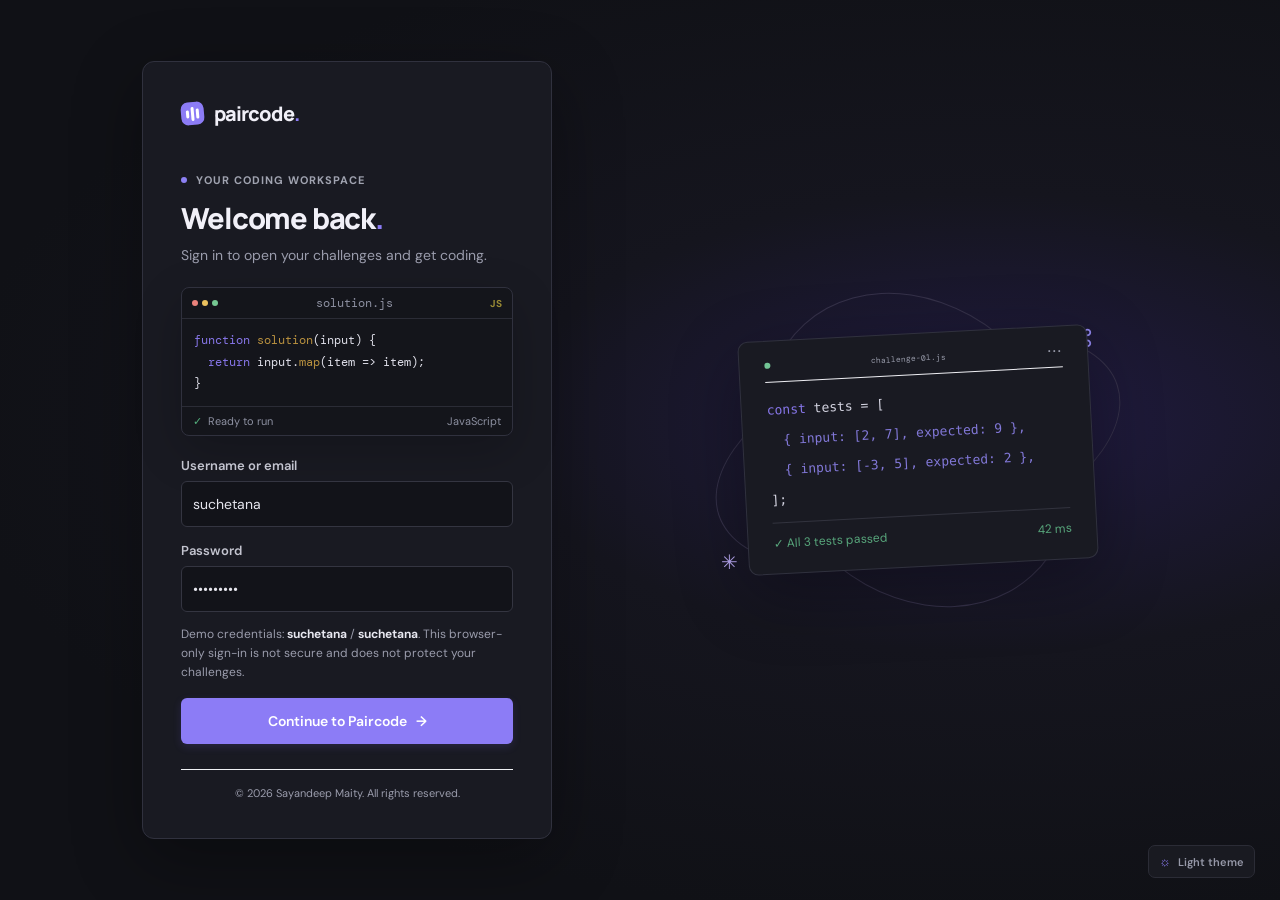
<file: index.html>
<!doctype html>
<html lang="en">
  <head>
    <meta charset="UTF-8" />
    <meta name="viewport" content="width=device-width, initial-scale=1.0" />
    <meta name="theme-color" content="#101116" />
    <title>Paircode — Coding challenges, together</title>
    <link rel="preconnect" href="https://fonts.googleapis.com" />
    <link rel="preconnect" href="https://fonts.gstatic.com" crossorigin />
    <link href="https://fonts.googleapis.com/css2?family=DM+Mono:wght@400;500&family=DM+Sans:wght@400;500;600;700&family=Manrope:wght@400;500;600;700;800&display=swap" rel="stylesheet" />
    <link rel="stylesheet" href="styles.css?v=5" />
  </head>
  <body data-theme="dark">
    <section class="login-screen" id="login-screen" aria-labelledby="login-title">
      <div class="login-card">
        <a class="brand login-brand" href="./index.html" aria-label="Paircode home">
          <span class="brand-mark"><span></span><span></span><span></span></span>
          <span>paircode<span class="brand-period">.</span></span>
        </a>
        <div class="login-heading">
          <span class="eyebrow"><span class="live-dot"></span> YOUR CODING WORKSPACE</span>
          <h1 id="login-title">Welcome back<span class="brand-period">.</span></h1>
          <p>Sign in to open your challenges and get coding.</p>
        </div>
        <div class="login-code-window" aria-label="Coding workspace preview">
          <div class="login-code-top"><span><i></i><i></i><i></i></span><code>solution.js</code><span>JS</span></div>
          <pre><span class="code-purple">function</span> <span class="code-yellow">solution</span>(input) {
  <span class="code-purple">return</span> input.<span class="code-yellow">map</span>(item =&gt; item);
}</pre>
          <div class="login-code-status"><span>✓</span> Ready to run <span class="code-status-right">JavaScript</span></div>
        </div>
        <form class="login-form" id="login-form">
          <label class="login-field">
            <span>Username or email</span>
            <input name="username" type="text" autocomplete="username" value="suchetana" placeholder="you@example.com" required />
          </label>
          <label class="login-field">
            <span>Password</span>
            <input name="password" type="password" autocomplete="current-password" value="suchetana" placeholder="Enter your password" required />
          </label>
          <p class="login-notice">Demo credentials: <strong>suchetana</strong> / <strong>suchetana</strong>. This browser-only sign-in is not secure and does not protect your challenges.</p>
          <p class="login-error" id="login-error" role="alert" hidden></p>
          <button class="login-submit" type="submit">Continue to Paircode <span>→</span></button>
        </form>
        <footer class="copyright">© 2026 Sayandeep Maity. All rights reserved.</footer>
      </div>
      <div class="login-decoration" aria-hidden="true">
        <div class="decoration-orbit orbit-one"></div>
        <div class="decoration-orbit orbit-two"></div>
        <div class="decoration-card">
          <div class="decoration-card-top"><span class="decoration-dot"></span><span>challenge-01.js</span><span>•••</span></div>
          <code><span class="code-purple">const</span> tests = [</code>
          <code class="decoration-indent">{ input: [2, 7], expected: 9 },</code>
          <code class="decoration-indent">{ input: [-3, 5], expected: 2 },</code>
          <code>];</code>
          <span class="decoration-check">✓  All 3 tests passed <span>42 ms</span></span>
        </div>
        <span class="decoration-spark spark-one">⌘</span>
        <span class="decoration-spark spark-two">✳</span>
      </div>
      <button class="theme-toggle login-theme-toggle" type="button" aria-label="Switch to light theme"><span class="theme-toggle-icon">☼</span><span class="theme-toggle-label">Light theme</span></button>
    </section>
    <script src="theme.js?v=3"></script>
    <script src="login.js?v=3"></script>
  </body>
</html>
</file>
<file: styles.css>
:root {
  color-scheme: dark;
  --ink: #25283a;
  --muted: #8c91a1;
  --line: #eceef3;
  --purple: #7162e8;
  --purple-dark: #5e50d1;
  --sidebar: #14151b;
  --surface: #191a21;
  --surface-raised: #20212a;
  --canvas: #101116;
  --border: #2b2c36;
  --text: #e7e7f0;
  --text-muted: #9698a8;
  --mono: "DM Mono", monospace;
  --sans: "DM Sans", sans-serif;
  --display: "Manrope", sans-serif;
}

* { box-sizing: border-box; }
body { margin: 0; min-width: 340px; min-height: 100vh; color: var(--text); background: var(--canvas); font-family: var(--sans); font-size: 13px; }
button, input, textarea, select { font: inherit; }
button { color: inherit; }
.app-shell { display: flex; min-height: 100vh; }
.sidebar { width: 244px; flex: 0 0 244px; display: flex; flex-direction: column; padding: 27px 15px 14px; background: var(--sidebar); border-right: 1px solid #eceef3; }
.brand { display: flex; align-items: center; gap: 10px; margin: 0 0 43px 9px; color: #292a3c; text-decoration: none; font-family: var(--display); font-size: 20px; font-weight: 800; letter-spacing: -1.1px; }
.brand-period { color: var(--purple); }
.brand-mark { height: 23px; width: 23px; display: flex; align-items: center; justify-content: center; gap: 2px; border-radius: 7px; background: var(--purple); transform: rotate(-5deg); }
.brand-mark span { width: 3px; border-radius: 3px; background: white; }
.brand-mark span:nth-child(1) { height: 8px; }.brand-mark span:nth-child(2) { height: 14px; }.brand-mark span:nth-child(3) { height: 10px; }
.sidebar-section-heading { padding: 0 8px 11px; display: flex; align-items: center; justify-content: space-between; color: #a5a9b7; font-size: 9px; font-weight: 700; letter-spacing: 1.05px; }
.icon-button { display: inline-flex; align-items: center; justify-content: center; border: 0; color: #999eac; background: transparent; cursor: pointer; }
.add-question-button.icon-button { width: 22px; height: 22px; border: 1px solid #e7e8ee; border-radius: 7px; color: #6f7280; font-size: 16px; }
.nav-item { display: flex; align-items: center; width: 100%; gap: 11px; border: 0; padding: 10px 10px; border-radius: 7px; color: #656a7b; background: transparent; text-align: left; cursor: pointer; font-size: 12px; }
.nav-item.active { color: #5e51d3; background: #f0efff; font-weight: 600; }
.nav-icon { width: 16px; text-align: center; font-size: 15px; }
.nav-count { margin-left: auto; color: #969aaa; font-size: 11px; }
.sidebar-label { margin: 31px 8px 10px; color: #a5a9b7; font-size: 9px; font-weight: 700; letter-spacing: 1px; }
.challenge-list { display: grid; gap: 4px; }
.challenge-item { display: flex; align-items: flex-start; gap: 9px; width: 100%; border: 0; border-radius: 7px; padding: 9px 8px; color: #717687; background: transparent; text-align: left; cursor: pointer; font-size: 11px; line-height: 1.45; transition: background .16s, color .16s; }
.challenge-item:hover { background: #f2f2f8; }.challenge-item.selected { color: #383a4c; background: #f3f2fb; font-weight: 600; }
.challenge-bullet { width: 7px; height: 7px; margin-top: 4px; flex: 0 0 7px; border: 1.5px solid #aaa4f3; border-radius: 50%; }
.challenge-item.selected .challenge-bullet { border-color: var(--purple); background: var(--purple); }
.sidebar-bottom { margin-top: auto; }
.sidebar-tip { margin: 16px 0 17px; padding: 14px 12px 12px; border: 1px solid #eeedf8; border-radius: 9px; background: linear-gradient(135deg,#f7f6ff,#fcfbff); }
.tip-icon { margin-bottom: 7px; color: var(--purple); font-size: 17px; }.sidebar-tip strong { font-size: 11px; }
.sidebar-tip p { margin: 6px 0 11px; color: #858a9a; font-size: 10px; line-height: 1.55; }
.text-button { display: flex; align-items: center; gap: 7px; border: 0; padding: 0; color: #6356d8; background: transparent; cursor: pointer; font-size: 10px; font-weight: 600; }
.profile { display: flex; align-items: center; gap: 9px; border-top: 1px solid var(--line); padding: 13px 3px 0; }
.avatar,.mini-avatar { display: grid; place-items: center; border-radius: 50%; color: white; background: #edaa7f; font-family: var(--display); font-weight: 700; }
.avatar { width: 30px; height: 30px; font-size: 12px; }.profile-copy { display: grid; gap: 3px; }.profile-copy strong { font-size: 10px; }.profile-copy span { color: #9b9eab; font-size: 9px; }.more-button { margin-left: auto; font-size: 16px; letter-spacing: 1px; }
.main-area { min-width: 0; flex: 1; }
.topbar { height: 66px; display: flex; align-items: center; justify-content: space-between; padding: 0 33px; border-bottom: 1px solid #eaecf2; background: rgba(255,255,255,.7); }
.breadcrumb { display: flex; align-items: center; gap: 11px; color: #a1a5b1; font-size: 11px; }.breadcrumb strong { color: #44475a; font-weight: 600; }.crumb-slash { color: #d1d3dc; }
.topbar-actions { display: flex; align-items: center; gap: 16px; }.avatar-stack { display: flex; align-items: center; }.mini-avatar { width: 24px; height: 24px; border: 2px solid white; font-size: 9px; }
.invite-button { height: 29px; margin-left: 7px; padding: 0 10px; border: 1px solid #e7e8ef; border-radius: 6px; color: #55596b; background: white; cursor: pointer; font-size: 10px; font-weight: 600; box-shadow: 0 1px 2px #20204408; }.invite-button span { color: #7162e8; font-size: 13px; margin-right: 4px; }
.topbar-divider { height: 19px; border-left: 1px solid #eaebf0; }.help-button { width: 22px; height: 22px; border: 1px solid #dcdfe8; border-radius: 50%; font-size: 11px; }
.workspace-content { height: calc(100vh - 96px); min-height: 530px; display: grid; grid-template-columns: minmax(310px, 40.5%) minmax(460px, 59.5%); padding: 20px 22px 22px; gap: 17px; }
.problem-panel,.editor-panel { min-width: 0; border: 1px solid #eaebf1; border-radius: 10px; background: #fff; box-shadow: 0 2px 9px #29294706; overflow: hidden; }
.problem-panel { display: flex; flex-direction: column; }.problem-scroll { min-height: 0; flex: 1; overflow-y: auto; padding: 26px 26px 20px; }
.problem-meta { display: flex; align-items: center; justify-content: space-between; }.eyebrow,.modal-kicker { color: #a0a3b0; font-size: 9px; letter-spacing: 1px; font-weight: 700; }.live-dot { display: inline-block; width: 6px; height: 6px; margin: 0 5px 1px 0; border-radius: 50%; background: #8c80f3; }
.problem-menu { font-size: 17px; letter-spacing: 1px; }.problem-title-row { margin-top: 16px; }
h1 { margin: 0; color: #25273a; font-family: var(--display); font-size: clamp(22px,2.3vw,29px); line-height: 1.25; letter-spacing: -1.15px; font-weight: 800; }
.problem-tags { display: flex; gap: 7px; margin-top: 12px; }.tag { padding: 4px 8px; border: 1px solid #eeeef3; border-radius: 5px; color: #797e8e; background: #fafafd; font-size: 9px; }.tag.easy { color: #4f9e77; border-color: #e2f2e8; background: #f2fbf5; }.tag.medium { color: #c1843e; border-color: #f5e9d8; background: #fffbf4; }.tag.hard { color: #cf6767; border-color: #f5e0e0; background: #fff7f7; }
.problem-description { margin: 16px 0 20px; color: #828797; font-size: 12px; line-height: 1.7; }.section-rule { height: 1px; margin-bottom: 20px; background: #f0f1f5; }
.description-section { margin-bottom: 23px; }.description-section h2 { display: flex; align-items: center; gap: 8px; margin: 0 0 11px; color: #44475a; font-family: var(--display); font-size: 12px; font-weight: 700; }.section-symbol { color: #8e83e9; font-size: 14px; }
.rich-copy { color: #777c8c; font-size: 11px; line-height: 1.8; white-space: pre-line; }.rich-copy strong { color: #525667; font-weight: 600; }
.example-card { margin-bottom: 8px; padding: 11px 12px; border: 1px solid #f0f0f4; border-radius: 7px; background: #fbfbfd; }.example-title { margin-bottom: 7px; color: #999daa; font-size: 9px; font-weight: 600; }.example-line { display: flex; gap: 10px; margin-top: 4px; color: #838898; font-size: 10px; }.example-line code { color: #53576a; font-family: var(--mono); font-size: 9px; overflow-wrap: anywhere; }.example-line .line-key { width: 45px; flex: 0 0 45px; color: #a1a5b1; }
.constraints-section ul { margin: 0; padding-left: 15px; color: #828797; font-size: 10px; line-height: 1.9; }.constraints-section li::marker { color: #b2aaf1; }
.problem-footer { height: 42px; flex: 0 0 42px; display: flex; align-items: center; justify-content: space-between; padding: 0 17px; border-top: 1px solid #f0f1f5; color: #a1a5b2; font-size: 9px; }.keyboard-hint { display: flex; align-items: center; gap: 4px; }.keyboard-hint kbd,.run-button kbd { padding: 2px 4px; border: 1px solid #ececf2; border-radius: 4px; color: #9397a5; background: #fafafd; font: 9px var(--sans); }.saved-indicator { display: flex; align-items: center; gap: 5px; }.saved-indicator span { width: 5px; height: 5px; border-radius: 50%; background: #6ec496; }
.editor-panel { display: flex; flex-direction: column; }.editor-topbar { height: 45px; flex: 0 0 45px; display: flex; align-items: center; justify-content: space-between; padding: 0 16px; border-bottom: 1px solid #eff0f5; }.file-tab { align-self: stretch; display: flex; align-items: center; gap: 7px; border-bottom: 2px solid var(--purple); color: #55596b; font-size: 10px; }.js-badge { display: grid; place-items: center; width: 15px; height: 15px; border-radius: 3px; color: #806d19; background: #f5de65; font-size: 8px; font-weight: 700; }.unsaved-dot { display: none; width: 5px; height: 5px; border-radius: 50%; background: #f2a64b; }.unsaved-dot.visible { display: inline-block; }
.editor-tools { display: flex; align-items: center; gap: 11px; }.editor-tool { border: 0; color: #898d9a; background: transparent; cursor: pointer; font-size: 11px; }.editor-tool span { margin-left: 3px; font-size: 10px; }.tool-divider { height: 17px; border-left: 1px solid #eceef2; }.language-select-wrap { position: relative; display: flex; align-items: center; }.language-select-wrap select { appearance: none; width: 92px; border: 0; outline: 0; color: #686c7c; background: transparent; cursor: pointer; font-size: 10px; }.select-caret { margin-left: -13px; color: #a3a6b2; pointer-events: none; }
.editor-workspace { position: relative; min-height: 190px; flex: 1; display: flex; padding: 17px 13px 17px 0; background: #fdfdff; overflow: auto; }.line-numbers { width: 46px; flex: 0 0 46px; padding: 0 13px 0 0; color: #c0c2cc; text-align: right; white-space: pre; user-select: none; font: 11px/21px var(--mono); }.editor-workspace textarea { min-width: 0; min-height: 100%; flex: 1; resize: none; border: 0; outline: 0; padding: 0; color: #4c5062; background: transparent; tab-size: 2; white-space: pre; font: 11px/21px var(--mono); caret-color: var(--purple); }.editor-workspace textarea::selection { background: #e8e5ff; }
.editor-statusbar { height: 25px; flex: 0 0 25px; display: flex; align-items: center; gap: 15px; padding: 0 12px; border-top: 1px solid #f0f1f5; color: #a1a5b2; background: #fbfbfd; font-size: 9px; }.status-dot { display: inline-block; width: 5px; height: 5px; margin-right: 4px; border-radius: 50%; background: #e9ca53; }.editor-status-right { margin-left: auto; }.editor-status-right b { color: #777b89; font-weight: 500; }
.results-panel { height: 43%; min-height: 202px; flex: 0 0 43%; display: flex; flex-direction: column; border-top: 1px solid #e9eaf0; background: #fff; }.results-header { height: 48px; flex: 0 0 48px; display: flex; align-items: center; justify-content: space-between; padding: 0 15px; }.results-title { display: flex; align-items: center; gap: 8px; }.results-title strong { color: #494c5e; font-size: 11px; }.results-icon { color: #9990e9; font-size: 15px; }.case-count { padding: 3px 6px; border-radius: 4px; color: #9296a3; background: #f5f5f9; font-size: 9px; }.run-button { height: 30px; display: flex; align-items: center; gap: 7px; border: 0; border-radius: 6px; padding: 0 9px; color: #fff; background: var(--purple); cursor: pointer; font-size: 10px; font-weight: 600; box-shadow: 0 2px 4px #7162e829; transition: background .15s, transform .15s; }.run-button:hover { background: var(--purple-dark); transform: translateY(-1px); }.run-button:disabled { opacity: .7; cursor: wait; }.play-icon { font-size: 8px; }.run-button kbd { margin-left: 2px; border-color: #ffffff40; color: #eeeaff; background: #ffffff1c; font-size: 8px; }
.results-content { min-height: 0; flex: 1; padding: 0 15px; overflow-y: auto; }.empty-results { height: 100%; min-height: 88px; display: flex; align-items: center; justify-content: center; gap: 12px; }.empty-check { display: grid; place-items: center; width: 30px; height: 30px; border: 1px dashed #d6d3f2; border-radius: 50%; color: #958be8; background: #faf9ff; font-size: 14px; }.empty-results strong { color: #5a5d6e; font-size: 10px; }.empty-results p { margin: 4px 0 0; color: #a0a3b0; font-size: 9px; }
.result-case { margin-bottom: 9px; border: 1px solid #edeef3; border-radius: 7px; overflow: hidden; }.result-case-head { display: flex; align-items: center; justify-content: space-between; padding: 8px 10px; color: #777b8a; background: #fbfbfd; font-size: 9px; }.result-case-head strong { color: #55596a; font-size: 10px; font-weight: 600; }.result-case-head .pass-label { color: #44a374; }.result-case-head .fail-label { color: #d56d6d; }.result-case-body { display: grid; grid-template-columns: 1fr 1fr; gap: 8px; padding: 9px 10px; }.result-value { min-width: 0; }.result-value span { display: block; margin-bottom: 4px; color: #a0a3b0; font-size: 8px; text-transform: uppercase; letter-spacing: .4px; }.result-value code { display: block; color: #5c6070; font: 9px/1.5 var(--mono); overflow-wrap: anywhere; white-space: pre-wrap; }.case-error { padding: 0 10px 8px; color: #cb6969; font-size: 9px; line-height: 1.5; }.run-error { margin: 10px 0; padding: 10px; border: 1px solid #f5dddd; border-radius: 6px; color: #ba5555; background: #fff9f9; font: 10px/1.5 var(--mono); white-space: pre-wrap; }
.results-footer { height: 35px; flex: 0 0 35px; display: flex; align-items: center; justify-content: space-between; padding: 0 15px; border-top: 1px solid #f0f1f5; color: #a0a3b0; font-size: 9px; }.add-case-button { border: 0; padding: 5px 0; color: #777b8a; background: transparent; cursor: pointer; font-size: 9px; }.add-case-button:hover { color: var(--purple); }.add-case-button span { color: #8479e7; font-size: 12px; }
.toast { position: fixed; z-index: 10; right: 24px; bottom: 24px; max-width: min(360px, calc(100vw - 32px)); padding: 11px 15px; border: 1px solid #e8e7f4; border-radius: 8px; color: #4d5061; background: white; box-shadow: 0 8px 28px #2828471c; opacity: 0; transform: translateY(8px); pointer-events: none; transition: opacity .2s, transform .2s; font-size: 11px; }.toast.visible { opacity: 1; transform: translateY(0); }
.modal { width: min(540px, calc(100vw - 30px)); max-height: calc(100vh - 30px); padding: 26px; border: 1px solid #e9e9f0; border-radius: 12px; color: var(--ink); background: white; box-shadow: 0 24px 80px #20203930; overflow-y: auto; }.modal::backdrop { background: #22223663; backdrop-filter: blur(2px); }.modal-heading { display: flex; align-items: flex-start; justify-content: space-between; margin-bottom: 22px; }.modal-heading h2 { margin: 7px 0 4px; font-family: var(--display); font-size: 21px; letter-spacing: -.6px; }.modal-heading p { margin: 0; color: #898d9b; font-size: 11px; line-height: 1.6; }.modal-close { width: 27px; height: 27px; border: 1px solid #ececf2; border-radius: 7px; color: #868a98; background: white; cursor: pointer; font-size: 19px; line-height: 1; }.form-field { display: grid; gap: 7px; margin-bottom: 15px; color: #55596a; font-size: 10px; font-weight: 600; }.form-field small { margin-left: 5px; color: #a0a3b0; font-size: 9px; font-weight: 400; }.form-field input,.form-field textarea,.form-field select { width: 100%; border: 1px solid #e7e8ef; border-radius: 6px; padding: 9px 10px; outline: 0; color: #44485a; background: #fff; font-size: 11px; font-weight: 400; }.form-field input:focus,.form-field textarea:focus,.form-field select:focus { border-color: #a9a1f1; box-shadow: 0 0 0 3px #7769eb15; }.form-field textarea { resize: vertical; line-height: 1.55; }.form-row { display: grid; grid-template-columns: 1fr 1fr; gap: 12px; }.test-case-fields { display: grid; gap: 9px; }.test-case-input { display: grid; grid-template-columns: 1fr 1fr; gap: 9px; padding: 9px; border: 1px solid #eeeeF3; border-radius: 7px; background: #fcfcfe; }.test-case-input label { display: grid; gap: 5px; color: #a0a3b0; font-size: 8px; font-weight: 500; }.test-case-input textarea { min-height: 40px; padding: 7px; font: 9px/1.5 var(--mono); }.subtle-button { justify-self: start; margin-top: 9px; border: 0; padding: 0; color: #7568dd; background: transparent; cursor: pointer; font-size: 10px; }.modal-actions { display: flex; justify-content: flex-end; gap: 8px; margin-top: 21px; padding-top: 15px; border-top: 1px solid #f0f1f5; }.cancel-button,.primary-button { height: 34px; border: 1px solid #e7e8ef; border-radius: 6px; padding: 0 12px; cursor: pointer; font-size: 10px; font-weight: 600; }.cancel-button { color: #737787; background: white; }.primary-button { border-color: var(--purple); color: white; background: var(--purple); }.primary-button span { margin-left: 7px; }.compact-modal { width: min(430px,calc(100vw - 30px)); }
.sr-only { position: absolute; width: 1px; height: 1px; padding: 0; margin: -1px; overflow: hidden; clip: rect(0,0,0,0); white-space: nowrap; border: 0; }
.app-shell[hidden] { display: none; }
.login-screen { position: relative; min-height: 100vh; display: grid; grid-template-columns: minmax(320px, 460px) minmax(280px, 1fr); align-items: center; justify-content: center; gap: clamp(30px, 8vw, 110px); padding: 48px max(7vw, 24px); overflow: hidden; background: radial-gradient(ellipse at 82% 48%, #f0efff 0, #f7f7fc 34%, #fbfbfd 73%); }
.login-brand > span:last-child { display: inline; }
.login-card { position: relative; z-index: 1; width: 100%; max-width: 410px; justify-self: end; padding: 38px; border: 1px solid #ececf3; border-radius: 15px; background: #fff; box-shadow: 0 16px 60px #302a6510; }
.login-brand { margin: 0 0 46px; }
.login-heading .eyebrow { display: block; margin-bottom: 13px; }
.login-heading h1 { font-size: 29px; letter-spacing: -1.2px; }
.login-heading p { margin: 8px 0 27px; color: #898d9b; font-size: 12px; line-height: 1.65; }
.login-form { display: grid; gap: 15px; }
.login-field { display: grid; gap: 7px; color: #55596a; font-size: 10px; font-weight: 600; }
.login-field input { height: 41px; width: 100%; border: 1px solid #e7e8ef; border-radius: 6px; padding: 0 11px; outline: 0; color: #44485a; background: #fff; font-size: 11px; font-weight: 400; }
.login-field input:focus { border-color: #a9a1f1; box-shadow: 0 0 0 3px #7769eb15; }
.login-field input::placeholder { color: #b2b4bf; }
.login-notice { margin: -2px 0 1px; color: #999daa; font-size: 9px; line-height: 1.6; }
.login-error { margin: 0; color: #bf5656; font-size: 10px; line-height: 1.5; }
.login-submit { height: 40px; display: flex; align-items: center; justify-content: center; gap: 9px; border: 0; border-radius: 6px; color: #fff; background: var(--purple); cursor: pointer; font-size: 11px; font-weight: 600; box-shadow: 0 3px 8px #7162e82a; transition: background .15s, transform .15s; }
.login-submit:hover { background: var(--purple-dark); transform: translateY(-1px); }
.login-submit span { font-size: 14px; }
.copyright { margin-top: 25px; padding-top: 16px; border-top: 1px solid #f0f1f5; color: #a1a5b2; text-align: center; font-size: 9px; }
.login-decoration { position: relative; width: min(100%, 510px); height: 330px; justify-self: start; display: grid; place-items: center; }
.decoration-orbit { position: absolute; border: 1px solid #e3e1f5; border-radius: 50%; transform: rotate(-18deg); }
.orbit-one { width: 420px; height: 210px; }.orbit-two { width: 340px; height: 280px; transform: rotate(48deg); }
.decoration-card { position: relative; z-index: 1; width: 310px; display: grid; gap: 12px; padding: 25px; border: 1px solid #e9e8f3; border-radius: 10px; color: #626579; background: #fff; box-shadow: 0 18px 55px #38316814; font: 11px var(--mono); transform: rotate(-3deg); }
.decoration-dot { position: absolute; top: 13px; right: 14px; width: 6px; height: 6px; border-radius: 50%; background: #72c595; }.decoration-indent { padding-left: 15px; color: #8278d8; }.decoration-check { padding-top: 12px; border-top: 1px solid #f0f1f5; color: #58a77c; font: 10px var(--sans); }
.decoration-spark { position: absolute; color: #9187ed; }.spark-one { top: 38px; right: 74px; font-size: 24px; }.spark-two { bottom: 40px; left: 53px; color: #b8a8f2; font-size: 20px; }
.site-footer { height: 30px; display: flex; align-items: center; justify-content: center; color: #a1a5b2; font-size: 9px; }
@media (max-width: 1000px) { .login-screen { grid-template-columns: minmax(300px, 410px) minmax(200px, 1fr); gap: 35px; padding: 35px; }.login-card { padding: 30px; }.login-decoration { transform: scale(.84); transform-origin: left center; } }
@media (max-width: 740px) { .login-screen { min-height: 100vh; grid-template-columns: minmax(0, 410px); justify-content: center; padding: 24px 17px; }.login-card { justify-self: center; padding: 27px 24px; }.login-brand { margin-bottom: 35px; }.login-decoration { display: none; }.site-footer { height: 32px; }.workspace-content { height: calc(100vh - 90px); min-height: calc(100vh - 90px); } }
@media (max-width: 420px) { .login-card { padding: 25px 20px; }.login-heading h1 { font-size: 26px; } }
@media (max-width: 1050px) { .sidebar { width: 215px; flex-basis: 215px; }.workspace-content { grid-template-columns: minmax(280px, 40%) minmax(420px, 60%); padding: 14px; gap: 12px; }.problem-scroll { padding: 22px 19px; }.topbar { padding: 0 20px; } }
@media (max-width: 1000px) { .sidebar { width: 62px; flex-basis: 62px; padding: 22px 9px 12px; }.brand { justify-content: center; margin: 0 0 39px; }.brand > span:last-child,.sidebar-section-heading > span,.sidebar-section-heading button,.nav-item:not(.active) span:not(.nav-icon),.nav-item > span:not(.nav-icon):not(.nav-count),.nav-count,.sidebar-label,.challenge-list,.sidebar-bottom { display: none; }.nav-item { justify-content: center; padding: 11px 0; }.nav-icon { font-size: 17px; }.workspace-content { grid-template-columns: minmax(260px, 41fr) minmax(370px, 59fr); padding: 12px; gap: 10px; }.topbar { height: 58px; }.workspace-content { height: calc(100vh - 88px); min-height: 530px; }.problem-scroll { padding: 18px 15px; } }
@media (max-width: 740px) { .sidebar { display: none; }.topbar { padding: 0 15px; }.breadcrumb strong { max-width: 38vw; overflow: hidden; text-overflow: ellipsis; white-space: nowrap; }.mini-avatar { display: none; }.workspace-content { height: auto; min-height: calc(100vh - 58px); display: flex; flex-direction: column; padding: 10px; }.problem-panel { min-height: 470px; max-height: 58vh; }.editor-panel { min-height: 580px; }.editor-workspace { min-height: 235px; }.results-panel { height: 250px; flex-basis: 250px; }.problem-scroll { padding: 19px 18px; }.problem-description { margin-bottom: 14px; } }
@media (max-width: 420px) { .breadcrumb { gap: 7px; font-size: 10px; }.help-button { display: none; }.editor-tool span { display: none; }.editor-tools { gap: 8px; }.editor-topbar { padding: 0 10px; }.run-button kbd { display: none; }.results-header { padding: 0 10px; }.results-content { padding: 0 10px; }.result-case-body { gap: 5px; padding: 8px; }.modal { padding: 19px; }.form-row { gap: 8px; } }
.workspace-action { height: 29px; display: flex; align-items: center; gap: 6px; border: 1px solid #e7e8ef; border-radius: 6px; padding: 0 8px; color: #626678; background: #fff; cursor: pointer; font-size: 10px; font-weight: 600; white-space: nowrap; }
.workspace-action:hover { border-color: #d8d4f5; color: #5e51d3; background: #fbfaff; }
.workspace-action .action-icon { color: #8379df; font-size: 13px; }
.workspace-action b { padding: 2px 4px; border-radius: 4px; color: #8a8e9d; background: #f5f5f9; font-size: 8px; font-weight: 600; }
.topbar-actions { gap: 8px; }
.result-actions { display: flex; align-items: center; gap: 7px; }
.submit-button { height: 30px; display: flex; align-items: center; gap: 5px; border: 1px solid #e4e0f9; border-radius: 6px; padding: 0 9px; color: #6155c6; background: #f8f7ff; cursor: pointer; font-size: 10px; font-weight: 600; white-space: nowrap; }
.submit-button:hover { border-color: #c9c3f1; background: #f1efff; }
.submit-button:disabled { opacity: .65; cursor: wait; }
.tracker-dialog { width: min(560px, calc(100vw - 30px)); }
.progress-overview { display: flex; align-items: center; gap: 16px; padding: 15px; border: 1px solid #eeedf7; border-radius: 9px; background: linear-gradient(120deg,#faf9ff,#fff); }
.progress-ring { width: 70px; height: 70px; flex: 0 0 70px; display: flex; flex-direction: column; align-items: center; justify-content: center; border-radius: 50%; background: conic-gradient(var(--purple) var(--progress-value, 0%), #eeedf5 0); position: relative; }
.progress-ring::before { position: absolute; inset: 5px; border-radius: 50%; background: #fff; content: ""; }
.progress-ring strong,.progress-ring span { z-index: 1; }.progress-ring strong { color: #49445f; font-family: var(--display); font-size: 15px; }.progress-ring span { color: #a0a3b0; font-size: 8px; }
.progress-overview-copy strong { color: #494c5e; font-size: 12px; }.progress-overview-copy p { margin: 5px 0 0; color: #9296a3; font-size: 10px; line-height: 1.5; }
.progress-track { height: 5px; margin: 12px 0 15px; border-radius: 5px; background: #efeff5; overflow: hidden; }.progress-track span { height: 100%; display: block; border-radius: inherit; background: var(--purple); transition: width .2s; }
.tracker-list,.submission-list { display: grid; gap: 8px; max-height: min(40vh, 350px); overflow-y: auto; }
.tracker-row { min-height: 52px; display: flex; align-items: center; justify-content: space-between; gap: 12px; border: 1px solid #edeef3; border-radius: 7px; padding: 9px 11px; background: #fff; text-align: left; cursor: pointer; }
.tracker-row:hover { border-color: #d9d5f6; background: #fcfbff; }.tracker-row-copy { display: grid; gap: 4px; min-width: 0; }.tracker-row-copy strong { color: #4e5263; font-size: 10px; }.tracker-row-copy small { color: #9b9eab; font-size: 9px; }
.tracker-status { flex: 0 0 auto; border-radius: 5px; padding: 4px 7px; font-size: 9px; font-weight: 600; white-space: nowrap; }.tracker-status.solved { color: #48976f; background: #eff9f2; }.tracker-status.attempted { color: #c17d3c; background: #fff7ed; }.tracker-status.in-progress { color: #6357ce; background: #f2f0ff; }.tracker-status.not-started { color: #8d91a0; background: #f5f5f8; }
.local-data-note { margin: 15px 0 0; color: #a0a3b0; font-size: 9px; line-height: 1.5; }
.submission-entry { border: 1px solid #edeef3; border-radius: 7px; padding: 11px; }.submission-entry-header { display: flex; align-items: center; justify-content: space-between; gap: 10px; }.submission-entry-header > strong { color: #4e5263; font-size: 10px; }.submission-entry > p { margin: 6px 0 9px; color: #9b9eab; font-size: 9px; }
.submission-details { border-top: 1px solid #f0f1f5; padding-top: 8px; }.submission-details summary { color: #685dd0; cursor: pointer; font-size: 9px; font-weight: 600; }
.submission-code { max-height: 220px; margin: 9px 0; border-radius: 6px; padding: 10px; color: #55596b; background: #f8f8fb; overflow: auto; white-space: pre-wrap; overflow-wrap: anywhere; font: 9px/1.6 var(--mono); }
.submission-outcomes { display: grid; gap: 6px; }.submission-case { border: 1px solid #f0f1f5; border-radius: 5px; padding: 7px; }.submission-case strong { font-size: 9px; }.submission-case p { margin: 4px 0 0; color: #777b8a; overflow-wrap: anywhere; font: 9px/1.5 var(--mono); }.submission-case .pass-label { color: #44a374; }.submission-case .fail-label { color: #d56d6d; }
.history-empty { padding: 28px 15px; border: 1px dashed #e7e7f0; border-radius: 8px; text-align: center; }.history-empty strong { color: #595d6e; font-size: 11px; }.history-empty p { max-width: 300px; margin: 7px auto 0; color: #999daa; font-size: 10px; line-height: 1.55; }
.submission-header-actions { display: flex; align-items: center; justify-content: flex-end; gap: 6px; }
.download-submission { border: 1px solid #e7e5f4; border-radius: 5px; padding: 4px 7px; color: #655bc1; background: #faf9ff; cursor: pointer; font-size: 8px; font-weight: 600; white-space: nowrap; }
.download-submission:hover { border-color: #d2cef0; background: #f2f0ff; }
@media (max-width: 420px) { .submission-entry-header { align-items: flex-start; flex-direction: column; }.submission-header-actions { width: 100%; justify-content: space-between; } }
:root {
  color-scheme: dark;
  --ink: #ececf4;
  --muted: #989aaa;
  --line: #2b2c36;
  --purple: #8c7cf6;
  --purple-dark: #7768ed;
  --sidebar: #14151b;
  --surface: #191a21;
  --surface-raised: #20212a;
  --canvas: #101116;
  --border: #2b2c36;
  --text: #e7e7f0;
  --text-muted: #9698a8;
}
body[data-theme="light"] {
  color-scheme: light;
  --ink: #25283a;
  --muted: #8c91a1;
  --line: #eceef3;
  --purple: #7162e8;
  --purple-dark: #5e50d1;
  --sidebar: #fbfbfd;
  --surface: #fff;
  --surface-raised: #fbfbfd;
  --canvas: #f5f6fa;
  --border: #eaebf1;
  --text: #25283a;
  --text-muted: #8c91a1;
}
body[data-theme="dark"] { background: var(--canvas); color: var(--text); }
body[data-theme="dark"] .login-screen { background: radial-gradient(ellipse at 77% 47%, #211b43 0, #15151e 34%, #101116 74%); }
body[data-theme="dark"] .login-card,
body[data-theme="dark"] .decoration-card { border-color: #30313e; color: #e7e7f0; background: #191a22; box-shadow: 0 20px 70px #0005; }
body[data-theme="dark"] .login-heading h1,
body[data-theme="dark"] h1 { color: #f1f0f8; }
body[data-theme="dark"] .login-heading p,
body[data-theme="dark"] .login-notice,
body[data-theme="dark"] .copyright { color: #9a9cac; }
body[data-theme="dark"] .login-field { color: #c3c4cf; }
body[data-theme="dark"] .login-field input { border-color: #343541; color: #e6e6ee; background: #121319; }
body[data-theme="dark"] .login-field input::placeholder { color: #6e7080; }
body[data-theme="dark"] .login-code-window { border-color: #30313e; background: #14151b; box-shadow: 0 15px 48px #0003; }
body[data-theme="dark"] .login-code-top,
body[data-theme="dark"] .login-code-status { border-color: #2b2c36; color: #8d90a1; }
body[data-theme="dark"] .login-code-window pre { color: #dedee8; }
body[data-theme="dark"] .decoration-orbit { border-color: #353149; }
body[data-theme="dark"] .decoration-card { color: #d5d5e2; }
body[data-theme="dark"] .decoration-check { border-color: #32333e; }
body[data-theme="dark"] .brand { color: #f1f0f8; }
body[data-theme="dark"] .sidebar { border-color: #282932; background: #14151b; }
body[data-theme="dark"] .nav-item { color: #a3a5b4; }
body[data-theme="dark"] .nav-item.active,
body[data-theme="dark"] .challenge-item.selected { color: #d2ccff; background: #28243e; }
body[data-theme="dark"] .challenge-item { color: #a2a4b3; }
body[data-theme="dark"] .challenge-item:hover { background: #20212a; }
body[data-theme="dark"] .sidebar-tip { border-color: #302c45; background: linear-gradient(135deg,#201d31,#191a22); }
body[data-theme="dark"] .sidebar-tip p,
body[data-theme="dark"] .profile-copy span { color: #9698a8; }
body[data-theme="dark"] .profile { border-color: #2b2c36; }
body[data-theme="dark"] .topbar { border-color: #292a34; background: #14151be8; }
body[data-theme="dark"] .breadcrumb strong,
body[data-theme="dark"] .description-section h2,
body[data-theme="dark"] .results-title strong { color: #dfe0e9; }
body[data-theme="dark"] .problem-panel,
body[data-theme="dark"] .editor-panel { border-color: #2c2d37; background: #191a21; box-shadow: 0 2px 12px #0002; }
body[data-theme="dark"] .problem-title-row h1 { color: #f1f0f8; }
body[data-theme="dark"] .problem-description,
body[data-theme="dark"] .rich-copy,
body[data-theme="dark"] .constraints-section ul { color: #a7a9b8; }
body[data-theme="dark"] .rich-copy strong { color: #d6d6e0; }
body[data-theme="dark"] .section-rule,
body[data-theme="dark"] .problem-footer,
body[data-theme="dark"] .editor-topbar,
body[data-theme="dark"] .editor-statusbar,
body[data-theme="dark"] .results-panel,
body[data-theme="dark"] .results-footer { border-color: #2c2d37; }
body[data-theme="dark"] .problem-footer,
body[data-theme="dark"] .editor-statusbar,
body[data-theme="dark"] .results-footer { color: #9294a4; }
body[data-theme="dark"] .tag { border-color: #353640; color: #afb1bf; background: #22232b; }
body[data-theme="dark"] .tag.easy { border-color: #294638; color: #8bd4aa; background: #1a2a23; }
body[data-theme="dark"] .tag.medium { border-color: #51402d; color: #e4b574; background: #2b241b; }
body[data-theme="dark"] .tag.hard { border-color: #523333; color: #e79a9a; background: #2b1e20; }
body[data-theme="dark"] .example-card,
body[data-theme="dark"] .editor-workspace { border-color: #2d2e38; background: #15161c; }
body[data-theme="dark"] .example-title,
body[data-theme="dark"] .example-line { color: #a1a3b2; }
body[data-theme="dark"] .example-line code { color: #d2d3de; }
body[data-theme="dark"] .editor-workspace textarea { color: #d9d9e4; }
body[data-theme="dark"] .file-tab { color: #d1d2dd; }
body[data-theme="dark"] .editor-tool,
body[data-theme="dark"] .language-select-wrap select { color: #a9abba; }
body[data-theme="dark"] .language-select-wrap select option { color: #ececf4; background: #191a21; }
body[data-theme="dark"] .editor-statusbar { background: #17181f; }
body[data-theme="dark"] .case-count { color: #a6a7b5; background: #252630; }
body[data-theme="dark"] .empty-results strong,
body[data-theme="dark"] .result-case-head strong { color: #dadbe5; }
body[data-theme="dark"] .empty-results p,
body[data-theme="dark"] .result-case-head { color: #999baa; }
body[data-theme="dark"] .result-case { border-color: #30313b; }
body[data-theme="dark"] .result-case-head { background: #20212a; }
body[data-theme="dark"] .result-value code { color: #d0d1dc; }
body[data-theme="dark"] .result-value span { color: #9799a9; }
body[data-theme="dark"] .add-case-button { color: #b0b1bf; }
body[data-theme="dark"] .workspace-action,
body[data-theme="dark"] .invite-button { border-color: #353640; color: #c5c6d0; background: #1c1d25; }
body[data-theme="dark"] .workspace-action b { color: #b3b4c0; background: #2a2b35; }
body[data-theme="dark"] .submit-button { border-color: #403b61; color: #c4bbff; background: #262239; }
body[data-theme="dark"] .tracker-dialog,
body[data-theme="dark"] .modal { border-color: #343540; color: #e3e3ec; background: #191a21; }
body[data-theme="dark"] .modal-heading h2 { color: #f0eff7; }
body[data-theme="dark"] .modal-heading p,
body[data-theme="dark"] .form-field small { color: #9a9cac; }
body[data-theme="dark"] .modal-close,
body[data-theme="dark"] .cancel-button { border-color: #373843; color: #bdbecc; background: #20212a; }
body[data-theme="dark"] .form-field { color: #c6c7d1; }
body[data-theme="dark"] .form-field input,
body[data-theme="dark"] .form-field textarea,
body[data-theme="dark"] .form-field select { border-color: #383944; color: #e0e0e9; background: #14151b; }
body[data-theme="dark"] .test-case-input { border-color: #353640; background: #1c1d25; }
body[data-theme="dark"] .progress-overview,
body[data-theme="dark"] .tracker-row,
body[data-theme="dark"] .submission-entry { border-color: #343540; background: #1e1f27; }
body[data-theme="dark"] .progress-ring::before { background: #1e1f27; }
body[data-theme="dark"] .progress-ring strong,
body[data-theme="dark"] .tracker-row-copy strong,
body[data-theme="dark"] .submission-entry-header > strong { color: #e3e3ec; }
body[data-theme="dark"] .progress-track { background: #30313b; }
body[data-theme="dark"] .tracker-row:hover { border-color: #4d4774; background: #242331; }
body[data-theme="dark"] .submission-details,
body[data-theme="dark"] .submission-code,
body[data-theme="dark"] .submission-case { border-color: #343540; }
body[data-theme="dark"] .submission-code { color: #d6d6e1; background: #14151b; }
body[data-theme="dark"] .submission-case p { color: #b0b1bf; }
body[data-theme="dark"] .history-empty { border-color: #383944; }
body[data-theme="dark"] .history-empty strong { color: #e1e1ea; }
body[data-theme="dark"] .history-empty p,
body[data-theme="dark"] .local-data-note { color: #a1a3b1; }
body[data-theme="dark"] .site-footer { color: #9193a3; }
body[data-theme="dark"] .dashboard-page { color: #e7e7f0; background: #101116; }
body[data-theme="light"] .dashboard-page { color: #25283a; background: #f5f6fa; }
.theme-toggle { display: inline-flex; align-items: center; gap: 7px; border: 1px solid var(--border); border-radius: 7px; padding: 7px 10px; color: var(--text-muted); background: var(--surface); cursor: pointer; font-size: 9px; font-weight: 600; white-space: nowrap; }
.theme-toggle:hover { border-color: var(--purple); color: var(--text); }
.theme-toggle-icon { color: var(--purple); font-size: 13px; }
.login-screen { grid-template-columns: minmax(320px, 440px) minmax(280px, 500px); gap: clamp(36px, 9vw, 140px); }
.login-card { border-radius: 12px; }
.login-code-window { margin: -7px 0 21px; border: 1px solid #e9e9f0; border-radius: 8px; background: #fbfbfd; overflow: hidden; }
.login-code-top { height: 31px; display: flex; align-items: center; justify-content: space-between; border-bottom: 1px solid #eeeef3; padding: 0 10px; color: #9295a3; font-size: 8px; }
.login-code-top > span:first-child { display: flex; gap: 4px; }.login-code-top i { width: 6px; height: 6px; border-radius: 50%; background: #eb827c; }.login-code-top i:nth-child(2) { background: #ebc15e; }.login-code-top i:nth-child(3) { background: #75c792; }.login-code-top > span:last-child { color: #9a8b35; font-weight: 700; }
.login-code-top code { font: 9px var(--mono); }
.login-code-window pre { margin: 0; padding: 11px 12px; color: #626579; font: 9px/1.8 var(--mono); }
.code-purple { color: #8776e9; }.code-yellow { color: #b9913f; }
.login-code-status { display: flex; align-items: center; gap: 6px; border-top: 1px solid #eeeef3; padding: 7px 11px; color: #777b8a; font-size: 8px; }.login-code-status > span:first-child { color: #54af7d; }.code-status-right { margin-left: auto; }
.login-notice strong { color: var(--text); }
.login-decoration { width: min(100%, 500px); }
.decoration-card { width: min(100%, 350px); gap: 15px; padding: 22px 25px; }
.decoration-card-top { display: flex; align-items: center; justify-content: space-between; margin: -3px 0 5px; padding-bottom: 11px; border-bottom: 1px solid #eeeef3; color: #999cab; font: 8px var(--mono); }
.decoration-card-top .decoration-dot { position: static; }
.decoration-indent { overflow-wrap: anywhere; }
.decoration-check { display: flex; justify-content: space-between; }
.site-footer { position: relative; }
.site-footer > span { position: absolute; left: 50%; transform: translateX(-50%); white-space: nowrap; }
.site-footer .theme-toggle { margin-left: auto; margin-right: 22px; }
.login-theme-toggle { position: absolute; right: 25px; bottom: 22px; }
@media (max-width: 740px) {
  .login-screen { grid-template-columns: minmax(0, 410px); }
  .login-theme-toggle { right: 13px; bottom: 13px; }
  .login-card { margin-bottom: 42px; }
  .site-footer > span { position: static; transform: none; }
  .site-footer .theme-toggle { margin: 0 0 0 auto; }
}
.dashboard-page { min-width: 360px; }
.dashboard-shell { min-height: 100vh; display: flex; }
.dashboard-sidebar { width: 230px; flex: 0 0 230px; display: flex; flex-direction: column; border-right: 1px solid #2b2c36; padding: 27px 15px 17px; background: #14151b; }
.dashboard-sidebar .brand { margin: 0 0 48px 9px; }
.dashboard-section-label { margin: 0 8px 12px; color: #858797; font-size: 9px; font-weight: 700; letter-spacing: 1px; }
.dashboard-nav-link { display: flex; align-items: center; gap: 11px; border-radius: 7px; padding: 11px 10px; color: #9c9eae; text-decoration: none; font-size: 11px; font-weight: 600; }
.dashboard-nav-link span { width: 15px; color: #a19aa9; font-size: 14px; text-align: center; }
.dashboard-nav-link:hover,.dashboard-nav-link.active { color: #d3cdff; background: #28243e; }
.dashboard-nav-link.active span { color: #a297ff; }
.dashboard-sidebar-bottom { display: flex; align-items: center; gap: 9px; margin-top: auto; padding: 13px 4px 0; border-top: 1px solid #2b2c36; }
.dashboard-profile-avatar { width: 31px; height: 31px; display: grid; place-items: center; border-radius: 9px; color: #e9e5ff; background: #393153; font-family: var(--display); font-size: 12px; font-weight: 800; }
.dashboard-profile-copy { display: grid; gap: 3px; }.dashboard-profile-copy strong { color: #e6e6ef; font-size: 10px; }.dashboard-profile-copy span { color: #8f91a0; font-size: 9px; }
.dashboard-signout { width: 26px; height: 26px; margin-left: auto; border: 1px solid #383944; border-radius: 6px; color: #a8a9b7; background: transparent; cursor: pointer; }
.dashboard-main { min-width: 0; flex: 1; display: flex; flex-direction: column; }
.dashboard-topbar { height: 64px; flex: 0 0 64px; display: flex; align-items: center; justify-content: space-between; border-bottom: 1px solid #2b2c36; padding: 0 clamp(20px, 4vw, 52px); background: #14151b; }
.dashboard-breadcrumb { display: flex; align-items: center; gap: 10px; color: #9294a2; font-size: 10px; }.dashboard-breadcrumb span:nth-child(2) { color: #5c5e6b; }.dashboard-breadcrumb strong { color: #e4e4ed; font-weight: 600; }
.dashboard-top-actions { display: flex; align-items: center; gap: 17px; }.dashboard-challenges-link { display: flex; align-items: center; gap: 6px; color: #bdb6ff; text-decoration: none; font-size: 10px; font-weight: 600; }.dashboard-user-chip { display: flex; align-items: center; gap: 7px; border: 1px solid #30313b; border-radius: 20px; padding: 6px 9px; color: #c4c5d0; font-size: 9px; }.dashboard-user-dot { width: 6px; height: 6px; border-radius: 50%; background: #72c595; }
.dashboard-content { width: min(1120px, 100%); flex: 1; margin: 0 auto; padding: 38px clamp(20px, 4vw, 52px) 28px; }
.dashboard-welcome { display: flex; align-items: flex-end; justify-content: space-between; gap: 18px; margin: 0 0 27px; }.dashboard-eyebrow { color: #898b9a; font-size: 8px; font-weight: 700; letter-spacing: 1px; }.dashboard-eyebrow .live-dot { background: #9a8bff; }
.dashboard-welcome h1 { margin: 10px 0 6px; color: #f1f0f8; font-family: var(--display); font-size: clamp(22px,3vw,31px); letter-spacing: -1px; }.dashboard-welcome h1 span { color: #a599ff; }.dashboard-welcome p { margin: 0; color: #999baa; font-size: 11px; }
.dashboard-primary-link { display: flex; align-items: center; gap: 10px; border-radius: 6px; padding: 10px 13px; color: #fff; background: #7565ee; text-decoration: none; white-space: nowrap; font-size: 10px; font-weight: 600; box-shadow: 0 5px 20px #6555dc30; }.dashboard-primary-link:hover { background: #8576fa; }.dashboard-primary-link span { font-size: 14px; }
.dashboard-stat-grid { display: grid; grid-template-columns: repeat(3,minmax(0,1fr)); gap: 12px; margin-bottom: 36px; }.dashboard-stat-card { position: relative; min-height: 120px; display: grid; align-content: start; gap: 8px; border: 1px solid #30313b; border-radius: 9px; padding: 16px; background: linear-gradient(145deg,#1d1e27,#191a21); overflow: hidden; }.dashboard-stat-card::after { position: absolute; right: -24px; bottom: -37px; width: 100px; height: 100px; border: 1px solid #ffffff09; border-radius: 50%; content: ""; }.stat-card-icon { position: absolute; top: 14px; right: 14px; width: 24px; height: 24px; display: grid; place-items: center; border-radius: 6px; color: #b7adff; background: #322d4d; font-size: 12px; }.stat-blue .stat-card-icon { color: #91bdff; background: #25344a; }.stat-green .stat-card-icon { color: #82d4a5; background: #223c30; }.stat-card-label { color: #9294a3; font-size: 8px; font-weight: 700; letter-spacing: .8px; }.dashboard-stat-card > strong { color: #f0eff7; font-family: var(--display); font-size: 25px; line-height: 1; }.dashboard-stat-card > small { color: #9a9cab; font-size: 9px; }
.dashboard-section,.dashboard-latest { margin: 0 0 34px; }.dashboard-section-heading { display: flex; align-items: flex-end; justify-content: space-between; gap: 16px; margin-bottom: 14px; }.dashboard-section-heading h2 { margin: 5px 0 0; color: #e9e9f1; font-family: var(--display); font-size: 17px; letter-spacing: -.4px; }.dashboard-section-heading > a { color: #b8afff; text-decoration: none; font-size: 9px; font-weight: 600; white-space: nowrap; }.dashboard-section-heading > a span { margin-left: 4px; }
.dashboard-challenge-grid { display: grid; grid-template-columns: repeat(3,minmax(0,1fr)); gap: 11px; }.dashboard-challenge-card { min-height: 167px; display: flex; flex-direction: column; align-items: flex-start; border: 1px solid #30313b; border-radius: 8px; padding: 13px; background: #191a21; transition: border-color .15s,transform .15s; }.dashboard-challenge-card:hover { border-color: #514a79; transform: translateY(-2px); }.dashboard-challenge-card-top { width: 100%; display: flex; align-items: center; justify-content: space-between; gap: 6px; }.dashboard-topic { color: #a09aaf; font-size: 8px; }.dashboard-status,.dashboard-recent-result { border-radius: 4px; padding: 4px 6px; font-size: 8px; font-weight: 600; white-space: nowrap; }.dashboard-status.solved,.dashboard-recent-result.solved { color: #8bd4aa; background: #1c3025; }.dashboard-status.attempted,.dashboard-recent-result.attempted { color: #e4b574; background: #32271b; }.dashboard-status.in-progress { color: #b8afff; background: #29253d; }.dashboard-status.not-started { color: #adafbd; background: #292a33; }.dashboard-challenge-card h3 { margin: 12px 0 5px; color: #e5e5ee; font-family: var(--display); font-size: 12px; }.dashboard-challenge-card > p { display: -webkit-box; flex: 1; margin: 0 0 9px; color: #999baa; font-size: 9px; line-height: 1.55; overflow: hidden; -webkit-box-orient: vertical; -webkit-line-clamp: 2; }.dashboard-difficulty { color: #9b9eac; font-size: 8px; }.dashboard-card-link { margin-top: 9px; color: #b5abff; text-decoration: none; font-size: 9px; font-weight: 600; }.dashboard-card-link:hover { color: #d1cbff; }.dashboard-loading,.dashboard-error { grid-column: 1/-1; margin: 0; border: 1px dashed #393a45; border-radius: 8px; padding: 20px; color: #a4a6b4; text-align: center; font-size: 10px; }
.dashboard-recent-list { display: grid; gap: 7px; }.dashboard-recent-item { display: flex; align-items: center; justify-content: space-between; gap: 12px; border: 1px solid #30313b; border-radius: 7px; padding: 10px 12px; background: #191a21; text-decoration: none; }.dashboard-recent-item:hover { border-color: #4a456b; }.dashboard-recent-copy { display: grid; gap: 4px; }.dashboard-recent-copy strong { color: #e0e0e9; font-size: 9px; }.dashboard-recent-copy small { color: #999baa; font-size: 8px; }.dashboard-recent-empty { border: 1px dashed #393a45; border-radius: 8px; padding: 17px; text-align: center; }.dashboard-recent-empty strong { color: #d9dae4; font-size: 10px; }.dashboard-recent-empty p { margin: 5px 0 0; color: #9698a8; font-size: 9px; }
.dashboard-footer { min-height: 48px; display: flex; align-items: center; justify-content: space-between; gap: 12px; border-top: 1px solid #2b2c36; padding: 7px clamp(20px, 4vw, 52px); color: #898b9a; font-size: 8px; }.dashboard-footer .theme-toggle { margin-left: auto; }
body[data-theme="light"] .dashboard-sidebar { border-color: #eceef3; background: #fbfbfd; }body[data-theme="light"] .dashboard-sidebar .brand { color: #292a3c; }body[data-theme="light"] .dashboard-nav-link { color: #656a7b; }body[data-theme="light"] .dashboard-nav-link:hover,body[data-theme="light"] .dashboard-nav-link.active { color: #5e51d3; background: #f0efff; }body[data-theme="light"] .dashboard-sidebar-bottom { border-color: #eceef3; }body[data-theme="light"] .dashboard-profile-copy strong { color: #45495b; }body[data-theme="light"] .dashboard-profile-copy span,body[data-theme="light"] .dashboard-section-label { color: #9295a4; }body[data-theme="light"] .dashboard-topbar { border-color: #eaecf2; background: #ffffffd9; }body[data-theme="light"] .dashboard-breadcrumb strong { color: #44475a; }body[data-theme="light"] .dashboard-user-chip { border-color: #e5e6ed; color: #606476; }body[data-theme="light"] .dashboard-welcome h1 { color: #25273a; }body[data-theme="light"] .dashboard-stat-card { border-color: #e8e9f0; background: linear-gradient(145deg,#fff,#fafafd); }body[data-theme="light"] .dashboard-stat-card > strong { color: #292b3d; }body[data-theme="light"] .dashboard-section-heading h2 { color: #34374a; }body[data-theme="light"] .dashboard-challenge-card,body[data-theme="light"] .dashboard-recent-item { border-color: #e8e9f0; background: #fff; }body[data-theme="light"] .dashboard-challenge-card h3,body[data-theme="light"] .dashboard-recent-copy strong { color: #44475a; }body[data-theme="light"] .dashboard-footer { border-color: #e7e8ef; color: #8c91a1; }body[data-theme="light"] .dashboard-signout { border-color: #e4e5ed; color: #737789; }
@media (max-width: 900px) { .dashboard-sidebar { width: 190px; flex-basis: 190px; }.dashboard-challenge-grid { grid-template-columns: repeat(2,minmax(0,1fr)); }.dashboard-content { padding-top: 28px; } }
@media (max-width: 650px) { .dashboard-shell { display: block; }.dashboard-sidebar { width: 100%; height: 55px; flex-direction: row; align-items: center; gap: 10px; border-right: 0; border-bottom: 1px solid #2b2c36; padding: 0 13px; }.dashboard-sidebar .brand { margin: 0 auto 0 0; font-size: 17px; }.dashboard-sidebar .brand-mark { width: 20px; height: 20px; }.dashboard-section-label { display: none; }.dashboard-nav-link { padding: 8px; font-size: 9px; }.dashboard-sidebar-bottom { display: flex; flex: 0 0 auto; margin: 0; padding: 0; border: 0; }.dashboard-profile-avatar,.dashboard-profile-copy { display: none; }.dashboard-signout { margin: 0; }.dashboard-topbar { height: 52px; padding: 0 15px; }.dashboard-top-actions { gap: 8px; }.dashboard-user-chip { display: none; }.dashboard-content { padding: 25px 15px 20px; }.dashboard-welcome { align-items: flex-start; flex-direction: column; }.dashboard-primary-link { padding: 8px 11px; }.dashboard-stat-grid { gap: 7px; }.dashboard-stat-card { min-height: 105px; padding: 11px 9px; }.stat-card-icon { top: 9px; right: 8px; width: 20px; height: 20px; }.stat-card-label { max-width: 75%; font-size: 7px; }.dashboard-stat-card > strong { font-size: 22px; }.dashboard-stat-card > small { font-size: 8px; }.dashboard-challenge-grid { grid-template-columns: 1fr; }.dashboard-challenge-card { min-height: 145px; }.dashboard-footer { padding: 8px 15px; }.dashboard-footer > span { max-width: 58%; line-height: 1.4; } }
@media (max-width: 400px) { .dashboard-sidebar .brand > span:last-child { display: none; }.dashboard-nav-link { gap: 5px; }.dashboard-stat-card { padding: 9px 7px; }.dashboard-section-heading h2 { font-size: 15px; } }
@media (max-width: 740px) { .topbar-actions { gap: 6px; }.workspace-action { gap: 4px; padding: 0 6px; }.workspace-action > span:not(.action-icon) { display: none; }.avatar-stack { display: none; }.topbar-divider { display: none; }.help-button { display: none; }.results-header { gap: 6px; }.result-actions { gap: 5px; }.run-button,.submit-button { gap: 5px; padding: 0 7px; font-size: 9px; }.run-button kbd { display: none; } }
@media (max-width: 420px) { .workspace-action { padding: 0 5px; }.workspace-action b { font-size: 7px; }.result-actions { gap: 4px; }.submit-button { font-size: 8px; }.results-title { gap: 5px; }.case-count { padding: 3px 4px; } }
.compiler-notice { border-bottom: 1px solid #e8e7f2; padding: 9px 14px; color: #77798a; font-size: 9px; line-height: 1.5; }
.compiler-notice a { color: #7164d8; font-weight: 700; }
.compiler-notice[hidden] { display: none; }
body[data-theme="dark"] .compiler-notice { border-color: #30313b; color: #a5a6b4; }
body[data-theme="dark"] .compiler-notice a { color: #b8afff; }

/* Larger type and a brighter editor palette improve readability at a glance. */
body { font-size: 15px; }
.sidebar-section-heading,.sidebar-label,.dashboard-section-label { font-size: 11px; }
.nav-item,.dashboard-nav-link { font-size: 14px; }
.challenge-item,.breadcrumb,.dashboard-breadcrumb { font-size: 13px; }
.sidebar-tip strong,.dashboard-profile-copy strong { font-size: 13px; }
.sidebar-tip p,.text-button,.profile-copy strong,.profile-copy span,.dashboard-profile-copy span { font-size: 12px; }
.workspace-action,.invite-button,.dashboard-challenges-link,.dashboard-user-chip { font-size: 12px; }
.problem-scroll { padding: 28px; }
.eyebrow,.modal-kicker,.dashboard-eyebrow { font-size: 11px; }
.problem-title-row { margin-top: 18px; }
.problem-title-row h1 { font-size: clamp(26px, 2.6vw, 34px); }
.problem-description { font-size: 15px; }
.problem-tags .tag { padding: 5px 10px; font-size: 12px; }
.description-section h2 { font-size: 16px; }
.rich-copy,.constraints-section ul { font-size: 14px; }
.example-card { padding: 13px 14px; }
.example-title,.example-line { font-size: 12px; }
.example-line code { font-size: 12px; }
.problem-footer,.editor-statusbar { font-size: 11px; }
.editor-topbar { height: 52px; flex-basis: 52px; padding: 0 19px; }
.file-tab { gap: 9px; font-size: 14px; }
.js-badge { width: auto; min-width: 24px; height: 22px; padding: 0 5px; border-radius: 5px; color: #e5f1ff; background: linear-gradient(135deg,#4778ed,#7967f2); font-size: 11px; }
.editor-tool,.language-select-wrap select { font-size: 13px; }
.editor-tool span { font-size: 12px; }
.language-select-wrap select { width: 104px; }
.editor-workspace { background: #11131b; }
.line-numbers { width: 54px; flex-basis: 54px; padding-right: 16px; color: #626980; font-size: 13px; line-height: 25px; }
.code-input-wrap { position: relative; min-width: 0; min-height: 100%; flex: 1; overflow: hidden; }
.syntax-highlight { position: absolute; inset: 0; width: max-content; min-width: 100%; min-height: 100%; margin: 0; padding: 0; overflow: visible; pointer-events: none; white-space: pre; font: 15px/25px var(--mono); tab-size: 2; }
.syntax-highlight code { color: #dbe4ff; font: inherit; }
.syntax-keyword { color: #d6a1ff; }
.syntax-string { color: #b8f28b; }
.syntax-comment { color: #8590a8; font-style: italic; }
.syntax-number,.syntax-constant { color: #ffad83; }
.syntax-function { color: #82c9ff; }
.syntax-operator { color: #ff83bc; }
.syntax-preprocessor { color: #ffd580; }
.editor-workspace textarea { position: absolute; z-index: 1; inset: 0; width: 100%; height: 100%; color: transparent; -webkit-text-fill-color: transparent; font-size: 15px; line-height: 25px; caret-color: #c6a8ff; text-shadow: none; overflow: auto; }
.editor-workspace textarea::selection { color: #fff; background: #6755c777; }
.editor-statusbar { height: 32px; flex-basis: 32px; gap: 17px; }
.status-dot { width: 7px; height: 7px; background: #55d6a0; box-shadow: 0 0 9px #55d6a077; }
.results-panel { color: #e7e9f2; border-color: #252735; background: #0b0c11; }
.results-header { min-height: 58px; height: 58px; flex-basis: 58px; padding: 0 18px; }
.results-title strong { color: #f0f1fa; font-size: 15px; }
.results-icon { color: #a895ff; font-size: 18px; }
.case-count { padding: 4px 8px; color: #c0c4d4; background: #202231; font-size: 12px; }
.run-button,.submit-button { min-height: 36px; padding: 0 12px; font-size: 12px; }
.play-icon { font-size: 10px; }
.run-button kbd { font-size: 10px; }
.results-content { padding: 0 18px; }
.empty-results strong { color: #eef0fa; font-size: 14px; }
.empty-results p { color: #a5a9ba; font-size: 12px; }
.empty-check { color: #b6a8ff; border-color: #60548f; background: #201b35; }
.result-case { border-color: #303345; background: #11131a; }
.result-case-head { padding: 10px 13px; color: #aeb3c5; background: #171a25; font-size: 12px; }
.result-case-head strong { color: #f0f1fa; font-size: 13px; }
.result-case-head .pass-label { color: #64e0a5; }
.result-case-head .fail-label { color: #ff858b; }
.result-case-body { gap: 10px; padding: 12px 13px; }
.result-value span { color: #a2a7bb; font-size: 10px; }
.result-value code { color: #e0e4f0; font-size: 12px; }
.case-error { padding: 0 13px 10px; color: #ff9298; font-size: 12px; }
.run-error { border-color: #57353e; color: #ff9fa5; background: #211317; font-size: 12px; }
.results-footer { min-height: 42px; height: 42px; flex-basis: 42px; padding: 0 18px; color: #afb4c5; font-size: 12px; }
.add-case-button { color: #c0b5ff; font-size: 12px; }
.add-case-button:hover { color: #e0d9ff; }
.compiler-notice { border-color: #272b3a; color: #b5bbce; background: #11131a; font-size: 12px; }
.compiler-notice a { color: #b9aaff; }
.toast { font-size: 13px; }
.theme-toggle { font-size: 11px; }
.dashboard-welcome p { font-size: 14px; }
.dashboard-primary-link { font-size: 13px; }
.dashboard-stat-label,.dashboard-stat-card > small { font-size: 11px; }
.dashboard-stat-card > strong { font-size: 30px; }
.dashboard-section-heading h2 { font-size: 20px; }
.dashboard-topic,.dashboard-status,.dashboard-difficulty,.dashboard-card-link { font-size: 11px; }
.dashboard-challenge-card h3 { font-size: 15px; }
.dashboard-challenge-card > p { font-size: 12px; }
.dashboard-recent-copy strong { font-size: 12px; }
.dashboard-recent-copy small,.dashboard-recent-result { font-size: 11px; }
.site-footer,.dashboard-footer { font-size: 11px; }
.login-heading p { font-size: 14px; }
.login-field { font-size: 13px; }
.login-field input { height: 46px; font-size: 14px; }
.login-notice { font-size: 12px; }
.login-error { font-size: 13px; }
.login-submit { height: 46px; font-size: 14px; }
.copyright { font-size: 11px; }
.login-code-top { font-size: 10px; }
.login-code-top code,.login-code-window pre { font-size: 12px; }
.login-code-status { font-size: 11px; }
.decoration-card { font-size: 13px; }
.decoration-check { font-size: 12px; }
.modal-heading p { font-size: 13px; }
.form-field { font-size: 13px; }
.form-field small,.test-case-input label { font-size: 11px; }
.form-field input,.form-field textarea,.form-field select { font-size: 14px; }
.test-case-input textarea { font-size: 12px; }
.subtle-button,.cancel-button,.primary-button { font-size: 13px; }

body[data-theme="dark"] .editor-panel { border-color: #39324f; box-shadow: 0 8px 32px #0005, 0 0 0 1px #a38bff12; }
body[data-theme="dark"] .editor-topbar { border-color: #343047; background: linear-gradient(100deg,#211d34,#191a23 70%); }
body[data-theme="dark"] .file-tab { border-bottom-color: #9a83ff; color: #e5e2f8; }
body[data-theme="dark"] .editor-workspace { border-color: #282a39; background: radial-gradient(ellipse at 0 0,#1c1a2c 0,#12131b 48%); }
body[data-theme="dark"] .line-numbers { border-right: 1px solid #292a39; color: #727a94; }
body[data-theme="dark"] .editor-workspace textarea { color: transparent; -webkit-text-fill-color: transparent; text-shadow: none; }
body[data-theme="dark"] .editor-statusbar { border-color: #303142; color: #a5a8be; background: #151620; }
body[data-theme="dark"] .results-panel { border-color: #292b38; background: #090a0e; }
body[data-theme="dark"] .results-header { background: #0d0e13; }
body[data-theme="dark"] .results-footer { border-color: #282a35; background: #0d0e13; }
body[data-theme="dark"] .case-count { color: #d0c9ff; background: #28243f; }
body[data-theme="light"] .editor-topbar { border-color: #e4e0fb; background: linear-gradient(100deg,#f2efff,#fff 70%); }
body[data-theme="light"] .editor-panel { border-color: #ded9fb; }
body[data-theme="light"] .file-tab { border-bottom-color: #7f69f5; color: #36334b; }
body[data-theme="light"] .editor-workspace { border-color: #d9def2; background: radial-gradient(ellipse at 0 0,#ecebff 0,#f3f5fc 50%); }
body[data-theme="light"] .line-numbers { border-right: 1px solid #dfe1f0; color: #8087a3; }
body[data-theme="light"] .editor-workspace textarea { color: transparent; -webkit-text-fill-color: transparent; text-shadow: none; }
body[data-theme="light"] .syntax-highlight code { color: #26304d; }
body[data-theme="light"] .syntax-keyword { color: #8b3ac7; }
body[data-theme="light"] .syntax-string { color: #39853d; }
body[data-theme="light"] .syntax-comment { color: #78819a; }
body[data-theme="light"] .syntax-number,body[data-theme="light"] .syntax-constant { color: #c04b28; }
body[data-theme="light"] .syntax-function { color: #1769aa; }
body[data-theme="light"] .syntax-operator { color: #c02d73; }
body[data-theme="light"] .syntax-preprocessor { color: #9a6500; }
body[data-theme="light"] .editor-statusbar { border-color: #dfe1f0; color: #626a83; background: #e9ebf5; }
body[data-theme="light"] .results-panel { border-color: #292b38; }
</file>
